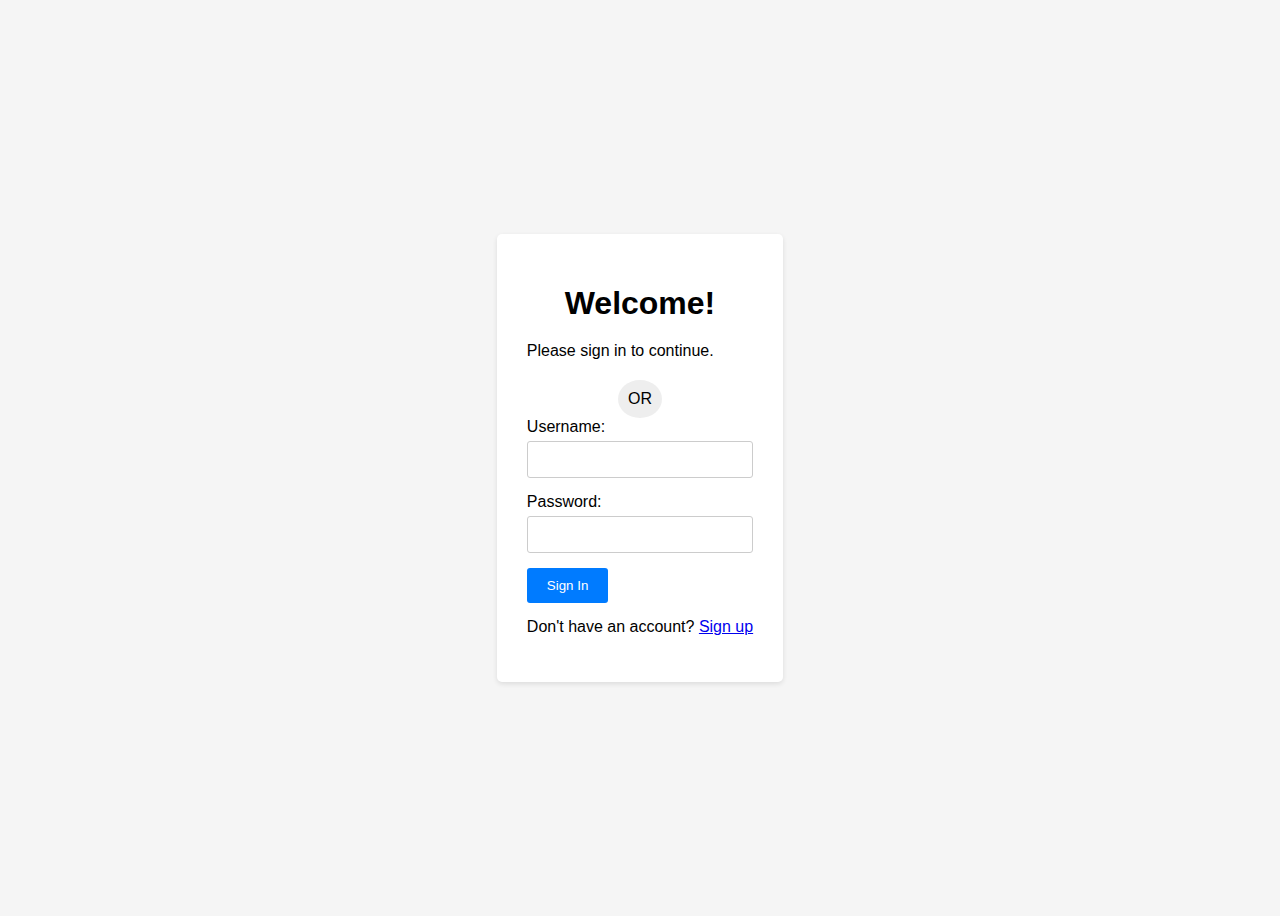
<file: login.html>
<!DOCTYPE html>
<html>
<head>
<title>Login Page</title>
<link rel="stylesheet" href="login.css">
</head>
<body>
<div class="container">
  <h1>Welcome!</h1>
  <p>Please sign in to continue.</p>
  <div id="g_id_onload" data-client_id="Email Id" data-login_uri="https://your-app.com/login_callback"></div>
  <div class="or-divider">
    <span class="or-text">OR</span>
  </div>
  <form action="/login" method="post">
    <div class="form-group">
      <label for="username">Username:</label>
      <input type="text" id="username" name="username">
    </div>
    <div class="form-group">
      <label for="password">Password:</label>
      <input type="password" id="password" name="password">
    </div>
    <button type="submit">Sign In</button>
  </form>
  <p class="signup-link">Don't have an account? <a href="signup.html">Sign up</a></p>
</div>
<script src="https://apis.google.com/js/platform.js" async defer></script>
</body>
</html>
</file>
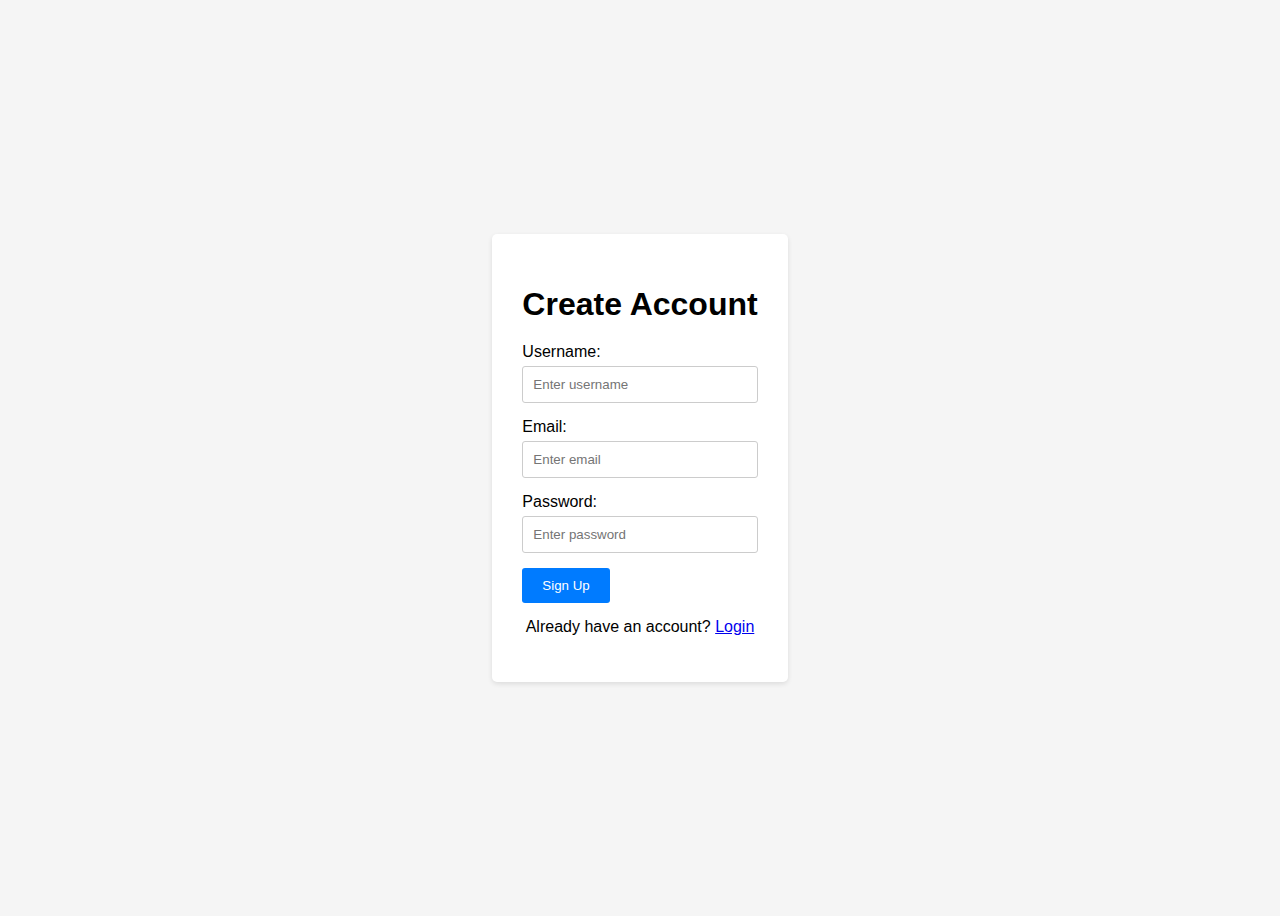
<file: signup.html>
<!DOCTYPE html>
<html>
<head>
<title>Sign Up Page</title>
<link rel="stylesheet" href="signup.css">
</head>
<body>
<div class="container">
  <h1>Create Account</h1>
  <form action="/signup" method="post">
    <div class="form-group">
      <label for="username">Username:</label>
      <input type="text" id="username" name="username" placeholder="Enter username">
    </div>
    <div class="form-group">
      <label for="email">Email:</label>
      <input type="email" id="email" name="email" placeholder="Enter email">
    </div>
    <div class="form-group">
      <label for="password">Password:</label>
      <input type="password" id="password" name="password" placeholder="Enter password">
    </div>
    <button type="submit">Sign Up</button>
  </form>
  <p class="login-link">Already have an account? <a href="login.html">Login</a></p>
</div>
</body>
</html>
</file>
<file: login.css>
body {
    font-family: sans-serif;
    display: flex;
    justify-content: center;
    align-items: center;
    min-height: 100vh;
    background-color: #f5f5f5;
  }
  
  .container {
    background-color: #fff;
    padding: 30px;
    border-radius: 5px;
    box-shadow: 0px 2px 5px rgba(0, 0, 0, 0.1);
  }
  
  h1 {
    text-align: center;
    margin-bottom: 20px;
  }
  
  .form-group {
    margin-bottom: 15px;
  }
  
  label {
    display: block;
    margin-bottom: 5px;
  }
  
  input[type="text"],
  input[type="password"] {
    padding: 10px;
    border: 1px solid #ccc;
    border-radius: 3px;
    width: 100%;
    box-sizing: border-box;
  }
  
  button[type="submit"] {
    background-color: #007bff;
    color: #fff;
    padding: 10px 20px;
    border: none;
    border-radius: 3px;
    cursor: pointer;
  }
  
  .or-divider {
    margin-top: 20px;
    text-align: center;
  }
  
  .or-text {
    display: inline-block;
    padding: 10px;
    background-color: #eee;
    border-radius: 50%;
  }
  
  .signup-link {
    margin-top: 15px;
    text-align: center;
  }
</file>
<file: signup.css>
body {
    font-family: sans-serif;
    display: flex;
    justify-content: center;
    align-items: center;
    min-height: 100vh;
    background-color: #f5f5f5;
  }
  
  .container {
    background-color: #fff;
    padding: 30px;
    border-radius: 5px;
    box-shadow: 0px 2px 5px rgba(0, 0, 0, 0.1);
  }
  
  h1 {
    text-align: center;
    margin-bottom: 20px;
  }
  
  .form-group {
    margin-bottom: 15px;
  }
  
  label {
    display: block;
    margin-bottom: 5px;
  }
  
  input[type="text"],
  input[type="email"],
  input[type="password"] {
    padding: 10px;
    border: 1px solid #ccc;
    border-radius: 3px;
    width: 100%;
    box-sizing: border-box;
  }
  
  button[type="submit"] {
    background-color: #007bff;
    color: #fff;
    padding: 10px 20px;
    border: none;
    border-radius: 3px;
    cursor: pointer;
  }
  
  .login-link {
    margin-top: 15px;
    text-align: center;
  }
</file>
